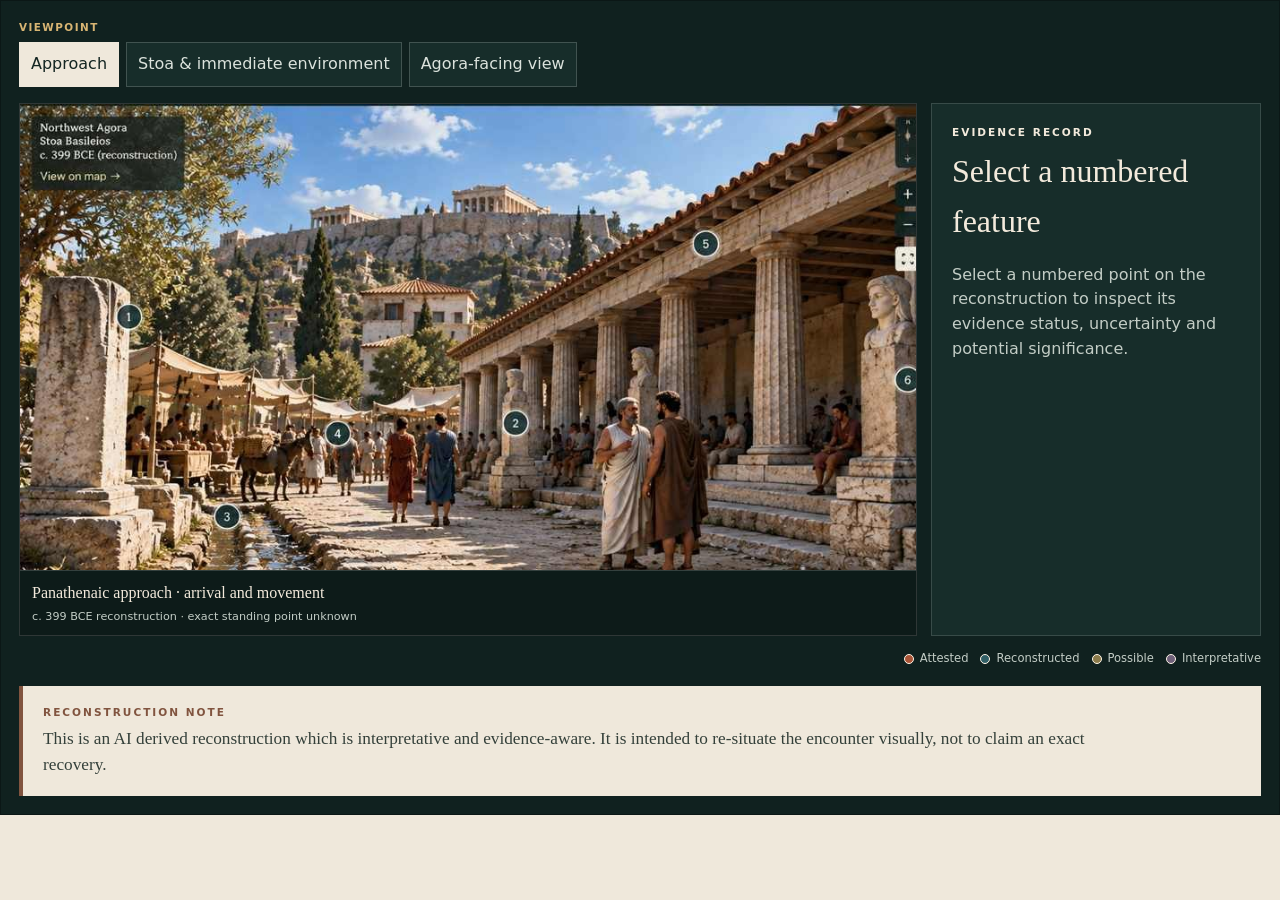
<file: preview-interactive/index.html>
<!doctype html><html lang="en"><head><meta charset="utf-8"><meta name="viewport" content="width=device-width,initial-scale=1"><title>Euthyphro — Encounter Reconstruction</title><link rel="stylesheet" href="../styles.css"><link rel="stylesheet" href="../refinements.css"><link rel="stylesheet" href="interactive.css?v=4"></head><body><main class="ir-page"><section class="ir-shell"><div class="ir-controls"><div><span class="ir-label">Viewpoint</span><div class="ir-tabs" id="viewTabs"><button class="active" data-view="approach">Approach</button><button data-view="panorama">Stoa &amp; immediate environment</button><button data-view="agora">Agora-facing view</button></div></div></div><div class="ir-stage"><div class="ir-scene" id="scene"><div class="ir-image-wrap" id="imageWrap"><img id="sceneImage" src="../preview-v2/images/reconstruction_approach.jpg" alt="Reconstructed approach to the northwest Agora"><div id="evidenceOverlay" class="ir-overlay" aria-label="Interactive evidence layer"></div></div><div class="ir-caption"><strong id="viewName">Panathenaic approach · arrival and movement</strong><span>c. 399 BCE reconstruction · exact standing point unknown</span></div></div><aside class="ir-record" id="record"><div class="eyebrow">Evidence record</div><h2>Select a numbered feature</h2><p>Select a numbered point on the reconstruction to inspect its evidence status, uncertainty and potential significance.</p></aside></div><div class="ir-legend"><span><i class="attested"></i>Attested</span><span><i class="reconstructed"></i>Reconstructed</span><span><i class="possible"></i>Possible</span><span><i class="interpretative"></i>Interpretative</span></div><div class="ir-method-note"><div class="eyebrow">Reconstruction note</div><p>This is an AI derived reconstruction which is interpretative and evidence-aware. It is intended to re-situate the encounter visually, not to claim an exact recovery.</p></div></section></main><script src="interactive.js?v=3"></script></body></html>
</file>
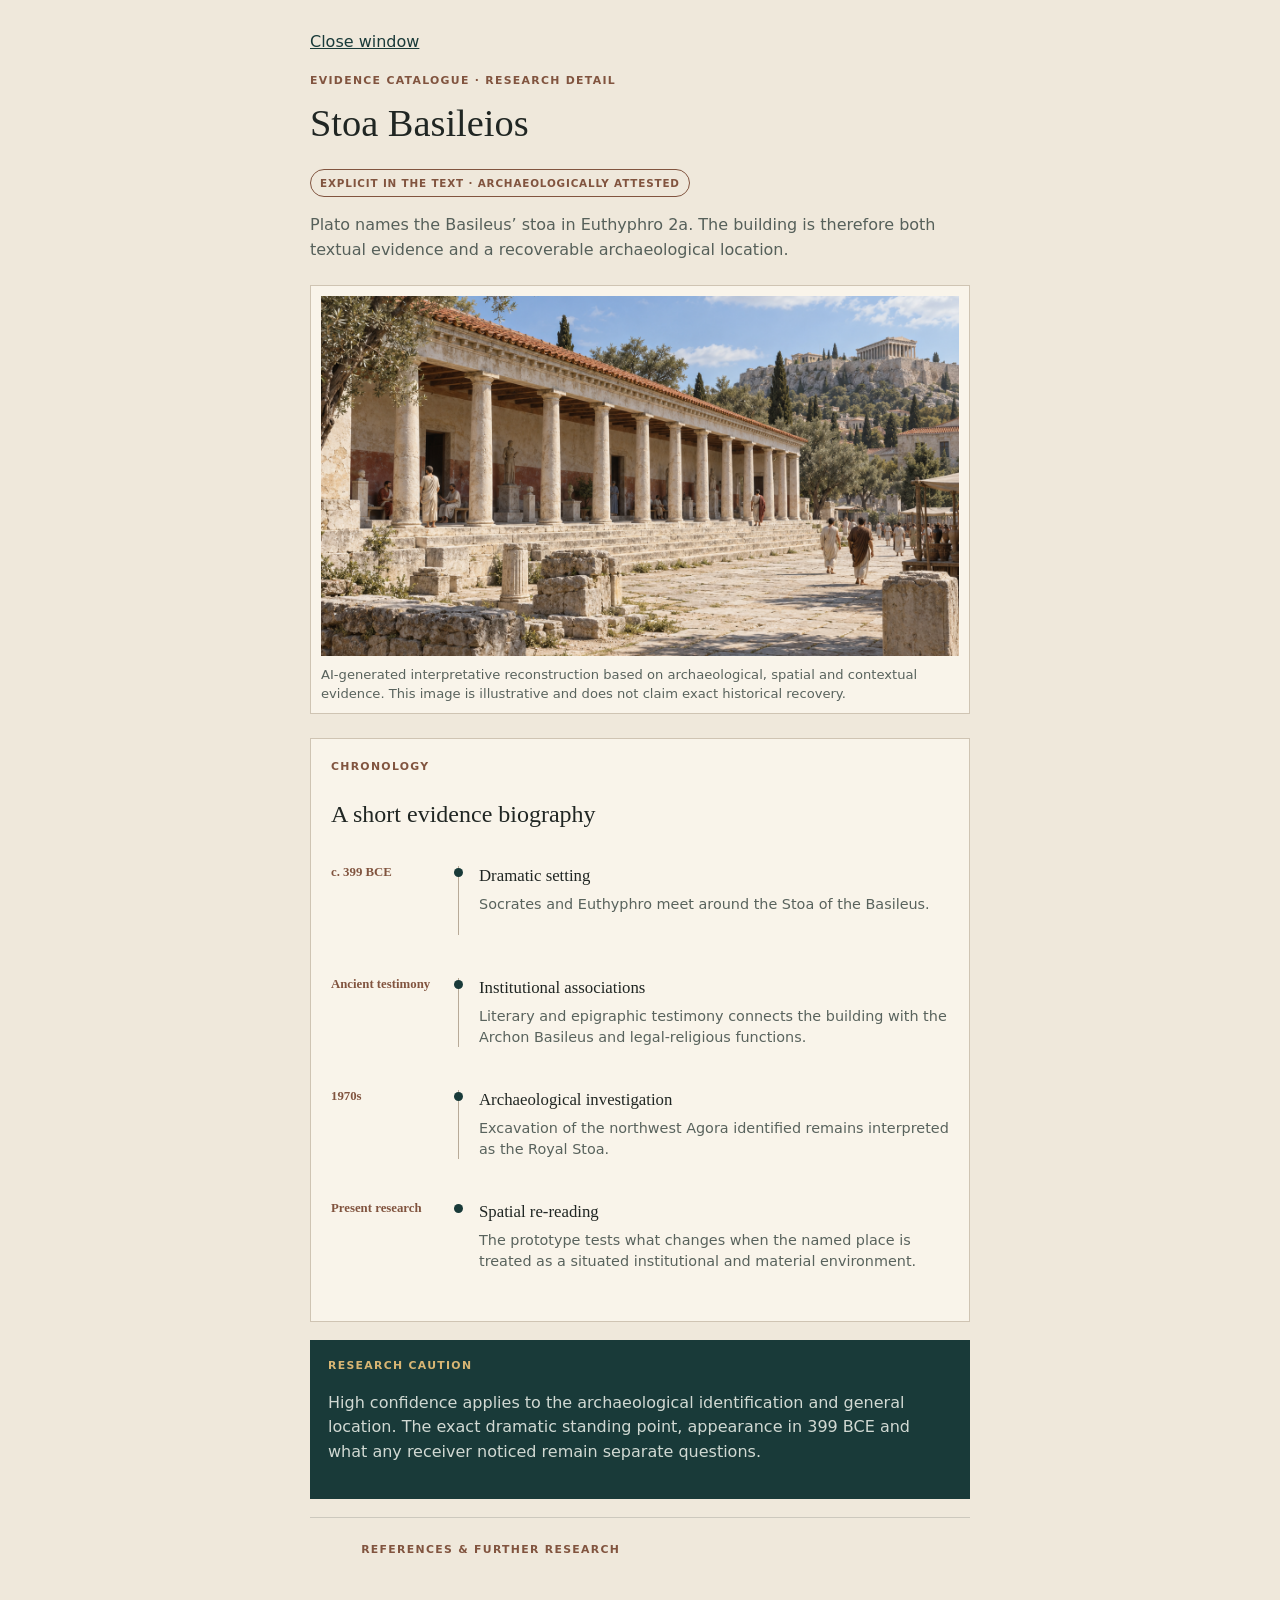
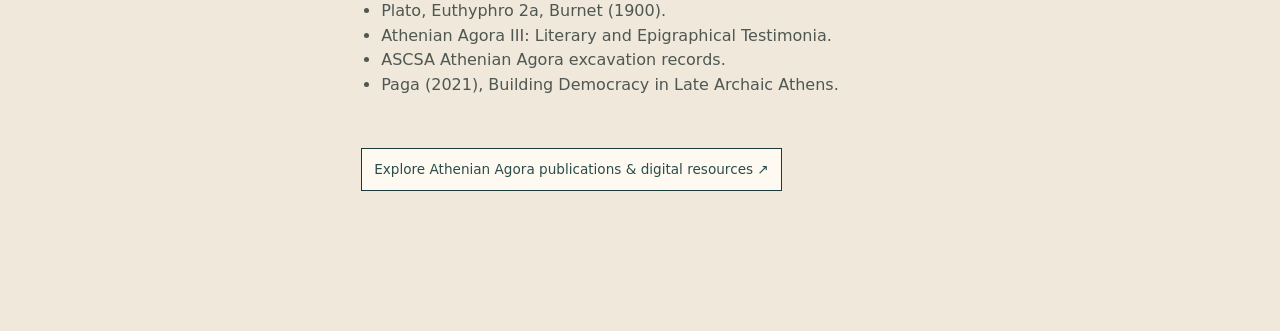
<file: preview-development-notes/evidence-detail.html>
<!DOCTYPE html><html lang="en"><head><meta charset="utf-8"><meta name="viewport" content="width=device-width,initial-scale=1"><title>Euthyphro — Evidence detail</title><link rel="stylesheet" href="../styles.css"><link rel="stylesheet" href="../refinements.css"><style>body{margin:0;background:#efe8db;color:#202623;font-family:Inter,system-ui,sans-serif}.pop{max-width:720px;margin:auto;padding:30px}.eyebrow{font-size:.68rem;text-transform:uppercase;letter-spacing:.12em;color:#81543f;font-weight:800}.pop h1,.pop h2{font-family:Georgia,serif;font-weight:400}.pop h1{font-size:2.4rem;margin:.25rem 0 1rem}.intro{color:#56605a;line-height:1.55}.status{display:inline-block;border:1px solid #81543f;border-radius:999px;padding:5px 9px;color:#81543f;font-size:.65rem;font-weight:800;letter-spacing:.08em;text-transform:uppercase}.evidence-image{margin:22px 0 8px;background:#f9f4ea;border:1px solid #cfc4b3;padding:10px}.evidence-image img{display:block;width:100%;height:auto;max-height:360px;object-fit:cover}.evidence-image figcaption{margin-top:9px;color:#59635d;line-height:1.45;font-size:.82rem}.timeline{margin-top:24px;background:#f9f4ea;border:1px solid #cfc4b3;padding:20px}.time-row{display:grid;grid-template-columns:110px 18px 1fr;gap:10px;align-items:start;padding:10px 0}.year{font-weight:800;color:#81543f;font-size:.8rem}.stem{position:relative;min-height:58px}.stem:before{content:'';position:absolute;left:7px;top:3px;bottom:-14px;border-left:1px solid #b8aa98}.stem:after{content:'';position:absolute;left:3px;top:5px;width:9px;height:9px;border-radius:50%;background:#193a39}.time-row:last-child .stem:before{display:none}.time-copy b{font-family:Georgia,serif;font-weight:400;font-size:1.05rem}.time-copy p{margin:.25rem 0;color:#59635d;line-height:1.45}.detail{margin-top:18px;padding:18px;background:#193a39;color:#efe8db}.detail p{color:#d1d9d3;line-height:1.55}.sources{margin-top:18px}.sources ul{padding-left:20px;line-height:1.55;color:#4f5752}.external{display:inline-block;margin-top:10px;padding:10px 12px;border:1px solid #193a39;color:#193a39;text-decoration:none;background:#fffaf1}.close{display:inline-block;margin-bottom:18px;background:none;border:0;color:#193a39;text-decoration:underline;cursor:pointer;padding:0}</style></head><body><main class="pop"><button class="close" onclick="window.close()">Close window</button><div id="content"></div></main><script>
const D={
stoa:{title:'Stoa Basileios',status:'Explicit in the text · archaeologically attested',image:'images/evidence/stoa-basileios.png',alt:'AI-generated interpretative reconstruction of the Stoa Basileios in the northwest Agora',intro:'Plato names the Basileus’ stoa in Euthyphro 2a. The building is therefore both textual evidence and a recoverable archaeological location.',times:[['c. 399 BCE','Dramatic setting','Socrates and Euthyphro meet around the Stoa of the Basileus.'],['Ancient testimony','Institutional associations','Literary and epigraphic testimony connects the building with the Archon Basileus and legal-religious functions.'],['1970s','Archaeological investigation','Excavation of the northwest Agora identified remains interpreted as the Royal Stoa.'],['Present research','Spatial re-reading','The prototype tests what changes when the named place is treated as a situated institutional and material environment.']],detail:'High confidence applies to the archaeological identification and general location. The exact dramatic standing point, appearance in 399 BCE and what any receiver noticed remain separate questions.',sources:['Plato, Euthyphro 2a, Burnet (1900).','Athenian Agora III: Literary and Epigraphical Testimonia.','ASCSA Athenian Agora excavation records.','Paga (2021), Building Democracy in Late Archaic Athens.']},
herms:{title:'Herm bases and “The Herms”',status:'Contextual evidence · materially attested',image:'images/evidence/herms.png',alt:'AI-generated interpretative reconstruction of herms and herm bases in the northwest Agora context',intro:'Herm bases and ancient testimony support a substantial hermic presence around the northwest Agora. Plato does not enumerate them in the surviving passage.',times:[['5th c. BCE','Material and civic presence','Herms formed part of the visible civic and religious landscape of Athens.'],['415 BCE','Mutilation of the herms','Thucydides records the mutilation and the political anxiety that followed.'],['1970 excavation','Material recovery','Finds around the Royal Stoa include herm bases and related fragments.'],['Present research','Memory association','The prototype tests whether material presence plus remembered civic narrative can alter the contextual horizon of the scene.']],detail:'The archaeology supports presence in the area, but not a complete reconstruction of every herm in 399 BCE. Presence also does not establish that every receiver noticed or associated them with the same narrative.',sources:['Thucydides 6.27–29.','Athenian Agora III: Literary and Epigraphical Testimonia.','ASCSA excavation records for the northwest Agora.','Steinbock (2012), Social Memory in Athenian Public Discourse.']},
zeus:{title:'Stoa of Zeus Eleutherios',status:'Contextual evidence · neighbouring place',image:'images/evidence/zeus-eleutherios.png',alt:'AI-generated interpretative reconstruction of the Stoa of Zeus Eleutherios near the encounter zone',intro:'The Stoa of Zeus Eleutherios stood immediately beside the Royal Stoa and forms part of the recoverable built environment of the encounter.',times:[['Classical period','Neighbouring monument','The Stoa of Zeus Eleutherios occupied the west/northwest Agora beside the Royal Stoa.'],['Ancient testimony','Socratic association','Ancient traditions associate Socrates with conversations in or around this area; each testimony requires individual verification.'],['Euthyphro 5a','Zeus enters the dialogue','Euthyphro invokes Zeus in defending divine precedent concerning fathers and sons.'],['Present research','Proximity as a question','The prototype tests whether the spatial proximity is interpretatively worth considering without treating it as evidence of intention.']],detail:'The proximity is archaeologically strong. Any connection between the neighbouring stoa, Socratic habit and Euthyphro’s invocation of Zeus remains an interpretative proposition to be tested.',sources:['ASCSA Agora plans and monument records.','Athenian Agora III: Literary and Epigraphical Testimonia.','Plato, Euthyphro 5a.','Paga (2021).']},
approach:{title:'Panathenaic approach',status:'Contextual evidence · topographical',image:'images/evidence/panathenaic-approach.png',alt:'AI-generated interpretative reconstruction of the Panathenaic approach into the Agora',intro:'The Royal Stoa marked the northwest entrance to the Agora, close to the Panathenaic route and major converging streets.',times:[['Classical period','Movement into the Agora','The route relationship structured arrival into the northwest civic space.'],['Excavation and planning','Topography recovered','Plans and excavation reports establish the relationship between the Royal Stoa, roads and Agora entrance.'],['Present research','Movement analysis','The prototype asks how approach, orientation and threshold may affect the reading of dramatic placement.']],detail:'The broad route relationship is recoverable. Exact travelled surfaces, traffic and the route taken by a dramatic character in a particular moment are reconstructed.',sources:['ASCSA Athenian Agora plans and excavation reports.','Paga (2021), for movement and access.']},
shrine:{title:'Classical shrine and votive material',status:'Contextual evidence · archaeological',image:'images/evidence/shrine-votive.png',alt:'AI-generated interpretative reconstruction of a small shrine and votive context near the Royal Stoa',intro:'Excavation east of the Royal Stoa recovered a small Classical shrine and substantial votive material, adding a religious dimension not stated in Plato’s opening.',times:[['Classical period','Cult activity','The shrine and offerings belong to the religious landscape of the northwest Agora.'],['Excavation','Material recovery','Archaeological work recovered the shrine context and masses of offerings.'],['Present research','Contextual comparison','The prototype tests whether the density of religious material around the named legal-religious setting forms a meaningful pattern.']],detail:'The excavation context is attested. Exact chronology of individual objects must be checked before asserting presence in 399 BCE, and perceptual salience remains unknown.',sources:['ASCSA Athenian Agora excavation reports and digital records.']},
eridanos:{title:'Eridanos channel',status:'Contextual evidence · reconstructed infrastructure',image:'images/evidence/eridanos-channel.png',alt:'AI-generated interpretative reconstruction of the Eridanos channel in the Agora environment',intro:'The Eridanos was channelled through the Agora in the Classical period and ran beside the northwest approach and Royal Stoa area.',times:[['Classical period','Canalised watercourse','The channel formed part of the physical infrastructure of the Agora.'],['Excavation','Course reconstructed','Archaeological evidence allows the channel’s route to be mapped.'],['Present research','Environmental context','The prototype treats infrastructure as part of the recoverable setting while keeping sensory claims separate.']],detail:'The course can be reconstructed with reasonable confidence. Noise, smell, visibility and individual awareness cannot simply be inferred from presence.',sources:['ASCSA / Hesperia reports on the Eridanos channel and Agora infrastructure.']},
basileus:{title:'King Archon and legal-religious procedure',status:'Contextual evidence · institutional',image:'images/evidence/king-archon.png',alt:'AI-generated interpretative reconstruction of the King Archon legal-religious setting associated with the Royal Stoa',intro:'The office of the Archon Basileus gives the named setting a legal and religious institutional dimension.',times:[['Classical Athens','Office and jurisdiction','The Basileus held responsibilities involving religious law and particular legal procedures.'],['Euthyphro 2a','Textual activation','Euthyphro immediately recognises the significance of Socrates being at the Basileus’ stoa.'],['Present research','Institutional context','The prototype asks what institutional knowledge an individual receiver might not need Plato to explain.']],detail:'Institutional functions are recoverable from testimony. What a particular receiver knew about them remains uncertain.',sources:['Plato, Euthyphro 2a.','Athenian Agora III: Literary and Epigraphical Testimonia.','ASCSA Royal Stoa material.']},
opening:{title:'Situated opening',status:'Interpretative synthesis',image:'images/evidence/situated-opening.png',alt:'AI-generated interpretative reconstruction of the opening encounter context for Euthyphro 2a–5a',intro:'Across 2a–5a, place, prosecution, piety, kinship, divine precedent and institutional setting accumulate before the sustained definitional inquiry begins.',times:[['Euthyphro 2a','Place named','The dialogue opens by making Socrates’ location unusual and explicit.'],['2a–4','Legal and religious context develops','The cases of Socrates and Euthyphro introduce prosecution, religious authority and piety.'],['5a','Divine precedent','Zeus becomes part of Euthyphro’s defence of his action.'],['Present research','Synthesis','The project tests whether recovering situated evidence changes what questions can be asked of the opening.']],detail:'This record is explicitly interpretative. It links evidence categories but does not claim to recover Plato’s intention or a single original reception.',sources:['Plato, Euthyphro 2a–5a, Burnet (1900).','Sarah Burke (2019), MA dissertation, The Open University.','Steinbock (2012).']},
socrates:{title:'Socrates as a culturally loaded figure',status:'Collective-memory research trail',intro:'Socrates did not enter Athenian culture as a blank figure. Different representations and reputational narratives could form part of the background against which an individual encountered him.',times:[['423 BCE','Aristophanes’ Clouds','A comic Socrates appears in public performance decades before the trial.'],['399 BCE','Trial and execution','The historical trial supplies the dramatic horizon for Platonic representations of Socrates.'],['Platonic reception','Apology and other dialogues','Plato’s dramatic corpus contributes further representations of Socrates, but these should not be collapsed into one public image.'],['Present research','Competing memories','The project asks which narratives may have been available to particular individuals, not what any single community collectively believed.']],detail:'The purpose is to map culturally available representations and their chronology, not to infer a uniform collective judgement.',sources:['Aristophanes, Clouds.','Plato, Apology.','Steinbock (2012), for social-memory methodology.']}}
const q=new URLSearchParams(location.search).get('item')||'stoa',d=D[q]||D.stoa;document.title=`Euthyphro — ${d.title}`;const imageBlock=d.image?`<figure class="evidence-image"><img src="${d.image}" alt="${d.alt||''}"><figcaption>AI-generated interpretative reconstruction based on archaeological, spatial and contextual evidence. This image is illustrative and does not claim exact historical recovery.</figcaption></figure>`:'';document.querySelector('#content').innerHTML=`<div class="eyebrow">Evidence catalogue · research detail</div><h1>${d.title}</h1><span class="status">${d.status}</span><p class="intro">${d.intro}</p>${imageBlock}<section class="timeline"><div class="eyebrow">Chronology</div><h2>A short evidence biography</h2>${d.times.map(t=>`<div class="time-row"><div class="year">${t[0]}</div><div class="stem"></div><div class="time-copy"><b>${t[1]}</b><p>${t[2]}</p></div></div>`).join('')}</section><section class="detail"><div class="eyebrow" style="color:#d8b573">Research caution</div><p>${d.detail}</p></section><section class="sources"><div class="eyebrow">References & further research</div><ul>${d.sources.map(s=>`<li>${s}</li>`).join('')}</ul><a class="external" href="https://www.ascsa.edu.gr/excavations/athenian-agora/publications-and-resources" target="_blank" rel="noopener">Explore Athenian Agora publications & digital resources ↗</a></section>`;
</script></body></html>
</file>
<file: styles.css>
:root{
  --ink:#18201f; --deep:#10201e; --deep2:#172c29; --cream:#f3eee2; --paper:#e7dece;
  --clay:#a95537; --ochre:#c69b54; --olive:#69745d; --blue:#466c73; --muted:#6c746f;
  --line:rgba(24,32,31,.16); --lightline:rgba(243,238,226,.16); --max:1380px;
}
*{box-sizing:border-box} html{scroll-behavior:smooth} body{margin:0;background:var(--cream);color:var(--ink);font-family:Inter,ui-sans-serif,system-ui,-apple-system,BlinkMacSystemFont,"Segoe UI",sans-serif;line-height:1.55}
button,a{font:inherit}.serif,h1,h2,h3,.greek{font-family:Georgia,"Times New Roman",serif}.eyebrow{font-size:.66rem;letter-spacing:.19em;text-transform:uppercase;font-weight:800}
.topbar{position:fixed;z-index:40;top:0;left:0;right:0;height:58px;padding:0 clamp(16px,3vw,42px);display:flex;justify-content:space-between;align-items:center;color:#f5f0e7;background:rgba(16,32,30,.84);backdrop-filter:blur(14px);border-bottom:1px solid rgba(255,255,255,.08)}
.brand{display:flex;align-items:baseline;gap:12px}.brand strong{font-family:Georgia,serif;font-size:1.15rem;font-weight:500}.brand span{font-size:.62rem;letter-spacing:.16em;text-transform:uppercase;color:#c8bfae}.topbar nav{display:flex;gap:4px}.topbar button{border:0;background:transparent;color:#cfcabe;padding:8px 9px;cursor:pointer;font-size:.76rem}.topbar button:hover{color:#fff}
.hero{min-height:100vh;background:var(--deep);color:#f8f2e8;display:grid;place-items:end center;position:relative;overflow:hidden}
.hero:before{content:"";position:absolute;inset:0;background:radial-gradient(circle at 70% 28%,rgba(219,174,98,.25),transparent 20%),linear-gradient(to bottom,rgba(26,61,57,.42),rgba(16,32,30,.12) 46%,rgba(16,32,30,.92) 100%)}
.horizon{position:absolute;left:0;right:0;bottom:24%;height:44%;background:linear-gradient(#758479,#af9f81);clip-path:polygon(0 65%,8% 57%,18% 60%,27% 49%,37% 55%,48% 40%,59% 50%,69% 43%,78% 55%,88% 46%,100% 52%,100% 100%,0 100%)}
.stoa{position:absolute;right:4vw;bottom:21vh;width:min(58vw,820px);height:min(35vw,470px);opacity:.95;filter:drop-shadow(0 30px 35px rgba(0,0,0,.38))}.stoa .roof{position:absolute;top:3%;left:0;right:0;height:26%;background:#514033;clip-path:polygon(0 100%,5% 27%,51% 0,95% 27%,100% 100%)}.stoa .ent{position:absolute;top:26%;left:4%;right:4%;height:10%;background:#7f6a50}.stoa .cols{position:absolute;top:36%;left:7%;right:7%;bottom:0;background:repeating-linear-gradient(90deg,#d9c5a0 0 3.1%,transparent 3.1% 8.7%)}.stoa .base{position:absolute;left:5%;right:5%;bottom:0;height:9%;background:#705d47}.hero-inner{position:relative;z-index:3;width:min(var(--max),calc(100% - 36px));margin:0 auto;padding:20vh 0 11vh}.hero-copy{max-width:730px}.hero .eyebrow{color:#dfba78}.hero h1{font-weight:400;font-size:clamp(4rem,10vw,9rem);line-height:.84;letter-spacing:-.055em;margin:.17em 0 .16em}.hero .sub{font-family:Georgia,serif;font-size:clamp(1.25rem,2.4vw,2rem);color:#eadfcf;max-width:650px;margin:0}.hero .thesis{margin-top:22px;color:#c9c9bf;max-width:630px}.hero-cta{display:flex;gap:12px;flex-wrap:wrap;margin-top:30px}.pill{border:1px solid rgba(255,255,255,.35);background:rgba(255,255,255,.03);color:#fff;border-radius:999px;padding:12px 17px;cursor:pointer}.pill.primary{background:#f1e8d8;color:#15211f;border-color:#f1e8d8}.pill:hover{transform:translateY(-1px)}
section{padding:110px clamp(18px,4vw,56px)}.wrap{max-width:var(--max);margin:auto}.section-head{display:grid;grid-template-columns:.72fr 1.28fr;gap:50px;align-items:end;margin-bottom:54px}.section-head h2{font-size:clamp(2.7rem,5.4vw,5.7rem);line-height:.95;letter-spacing:-.045em;font-weight:400;margin:.12em 0}.section-head p{max-width:650px;color:#5e6762}
.reading{background:#f3eee2}.reading-layout{display:grid;grid-template-columns:minmax(0,1.03fr) minmax(350px,.97fr);min-height:680px;border-top:1px solid var(--line);border-bottom:1px solid var(--line)}
.text-pane{padding:42px 50px 46px 0;border-right:1px solid var(--line)}.text-top{display:flex;justify-content:space-between;align-items:center;gap:20px;margin-bottom:28px}.steph{display:flex;gap:5px;flex-wrap:wrap}.steph button{border:0;border-bottom:1px solid transparent;background:transparent;padding:7px 8px;color:#737a75;cursor:pointer}.steph button.active{color:var(--clay);border-color:var(--clay)}.edition{font-size:.7rem;color:#72756f;text-align:right}.greek{font-size:clamp(1.45rem,2.5vw,2.15rem);line-height:1.7;margin:35px 0 24px}.translation-note{font-size:.78rem;color:#858980;border-left:2px solid #cbb992;padding-left:12px}.reading-note{margin-top:42px;padding-top:25px;border-top:1px solid var(--line)}.reading-note .eyebrow{color:var(--clay)}.reading-note h3{font-size:1.7rem;font-weight:400;margin:.35em 0}.reading-note p{color:#565e59;max-width:730px}
.context-pane{position:relative;background:#d8cbae;overflow:hidden;min-height:680px}.context-pane:before{content:"";position:absolute;inset:0;background-image:linear-gradient(rgba(32,42,39,.07) 1px,transparent 1px),linear-gradient(90deg,rgba(32,42,39,.07) 1px,transparent 1px);background-size:52px 52px}.map-title{position:absolute;z-index:3;top:24px;left:26px}.map-title .eyebrow{color:#70462f}.map-title strong{display:block;font-family:Georgia,serif;font-size:1.4rem;font-weight:400;margin-top:4px}.road{position:absolute;left:-20%;top:57%;width:145%;height:95px;background:rgba(151,114,67,.23);transform:rotate(-26deg);border-top:1px solid rgba(93,70,44,.17);border-bottom:1px solid rgba(93,70,44,.17)}
.building{position:absolute;border:1px solid rgba(66,55,42,.28);background:rgba(111,103,78,.22);transition:.3s}.building.stoa-b{left:12%;top:22%;width:47%;height:25%;background:#a95a3d;box-shadow:0 20px 30px rgba(65,42,29,.13)}.building.stoa-b:after{content:"";position:absolute;left:6%;right:6%;bottom:9%;height:34%;background:repeating-linear-gradient(90deg,#e5d3b3 0 6%,transparent 6% 11%)}.building.zeus{right:9%;top:20%;width:25%;height:16%}.building.other{right:15%;bottom:16%;width:29%;height:17%}.map-label{position:absolute;z-index:2;font-size:.61rem;letter-spacing:.12em;text-transform:uppercase;color:#554f43}.lab-stoa{left:15%;top:18%;color:#6d3727;font-weight:800}.lab-zeus{right:12%;top:16%}.lab-other{right:18%;bottom:12%}.route-dot{position:absolute;width:12px;height:12px;border-radius:50%;background:#173c3f;box-shadow:0 0 0 7px rgba(255,255,255,.25)}.d1{left:46%;top:53%}.d2{left:51%;top:51%;background:#a95537}.pulse{position:absolute;left:48.7%;top:52%;width:110px;height:110px;border:1px solid rgba(169,85,55,.65);border-radius:50%;transform:translate(-50%,-50%);animation:pulse 3.2s infinite}@keyframes pulse{0%{scale:.35;opacity:.9}100%{scale:1.45;opacity:0}}
.layer-bar{position:absolute;left:24px;right:24px;bottom:22px;z-index:4;display:flex;gap:7px;flex-wrap:wrap}.layer-bar button{border:1px solid rgba(42,47,41,.18);background:rgba(248,243,233,.88);backdrop-filter:blur(9px);border-radius:999px;padding:8px 10px;font-size:.68rem;color:#4a4f49;cursor:pointer}.layer-bar button.active{background:#173c3f;color:#fff;border-color:#173c3f}.overlay{position:absolute;inset:0;pointer-events:none;opacity:0;transition:.3s}.context-pane[data-layer="movement"] .movement-ol,.context-pane[data-layer="archaeology"] .arch-ol,.context-pane[data-layer="memory"] .memory-ol,.context-pane[data-layer="institutions"] .inst-ol{opacity:1}.movement-ol:before{content:"Movement / approach";position:absolute;left:35%;top:58%;width:45%;border-top:3px dashed rgba(23,60,63,.68);transform:rotate(-25deg);padding-top:9px;font-size:.65rem;color:#173c3f}.arch-ol:before{content:"Excavated footprint";position:absolute;left:10%;top:20%;width:51%;height:29%;border:2px dashed #faf7ef;box-shadow:0 0 0 999px rgba(67,54,43,.14)}.memory-ol{background:radial-gradient(circle at 35% 36%,rgba(169,85,55,.28),transparent 18%),radial-gradient(circle at 61% 37%,rgba(198,155,84,.20),transparent 22%),radial-gradient(circle at 51% 55%,rgba(70,108,115,.18),transparent 21%)}.inst-ol:before{content:"religious office · legal process · civic authority";position:absolute;left:10%;top:49%;max-width:360px;background:rgba(16,32,30,.92);color:#f1eadf;padding:13px 15px;font-size:.72rem;letter-spacing:.06em}
.recover{background:var(--deep);color:#f5efe5}.recover .section-head p{color:#bcc3bd}.recover .eyebrow{color:#d7ae69}.recovery-shell{display:grid;grid-template-columns:320px 1fr;gap:36px}.recovery-nav{border-top:1px solid var(--lightline)}.recovery-nav button{width:100%;display:grid;grid-template-columns:38px 1fr auto;gap:12px;text-align:left;align-items:center;border:0;border-bottom:1px solid var(--lightline);background:transparent;color:#bfc6bf;padding:19px 0;cursor:pointer}.recovery-nav button strong{font-family:Georgia,serif;font-size:1.05rem;font-weight:400}.recovery-nav button span{font-size:.65rem;color:#7f8a83}.recovery-nav button.active{color:#fff}.recovery-nav button.active span{color:#d7ae69}.recovery-stage{min-height:550px;border:1px solid var(--lightline);position:relative;overflow:hidden;background:linear-gradient(145deg,#1d3430,#10201e)}.recovery-stage:after{content:"ΕΥΘΥΦΡΩΝ";position:absolute;right:-30px;bottom:-70px;font-family:Georgia,serif;font-size:10rem;color:rgba(255,255,255,.025)}.recovery-content{position:relative;z-index:2;padding:54px;max-width:850px}.recovery-content .tag{display:inline-block;border:1px solid currentColor;border-radius:999px;padding:5px 8px;font-size:.61rem;letter-spacing:.14em;text-transform:uppercase;color:#dfa96a}.recovery-content h3{font-size:clamp(2.3rem,4.5vw,4.6rem);font-weight:400;line-height:.99;margin:.33em 0}.recovery-content p{font-size:1.05rem;color:#c4cbc5;max-width:720px}.what-changes{margin-top:35px;padding-top:24px;border-top:1px solid var(--lightline);display:grid;grid-template-columns:145px 1fr;gap:20px}.what-changes b{font-size:.65rem;letter-spacing:.13em;text-transform:uppercase;color:#d7ae69}.what-changes div{font-family:Georgia,serif;font-size:1.18rem;color:#f2eadf}
.archaeology{background:var(--paper)}.arch-grid{display:grid;grid-template-columns:1.05fr .95fr;gap:0;border:1px solid var(--line);min-height:570px}.timeline{padding:44px}.timeline h3{font-size:2.1rem;font-weight:400;margin:.2em 0 28px}.time-row{display:grid;grid-template-columns:90px 18px 1fr;gap:14px;min-height:112px}.year{font-family:Georgia,serif;font-size:1.1rem}.stem{position:relative}.stem:before{content:"";position:absolute;left:8px;top:7px;bottom:-15px;border-left:1px solid rgba(24,32,31,.25)}.stem:after{content:"";position:absolute;left:4px;top:7px;width:9px;height:9px;border-radius:50%;background:var(--clay)}.time-row:last-child .stem:before{display:none}.time-copy b{display:block;margin-bottom:5px}.time-copy p{margin:0;color:#606762;font-size:.9rem}.arch-card{background:#17312e;color:#f4eee4;padding:44px;display:flex;flex-direction:column}.arch-card .eyebrow{color:#d7ae69}.arch-card h3{font-size:2.4rem;font-weight:400;margin:.25em 0}.arch-card p{color:#c3cbc5}.certainty{margin-top:24px;display:grid;gap:10px}.certainty div{display:flex;align-items:center;justify-content:space-between;gap:18px;padding:11px 0;border-top:1px solid var(--lightline);font-size:.78rem}.certainty span:last-child{color:#e1bd7c}.arch-card a{color:#f4eee4;margin-top:auto;text-decoration:none;border-bottom:1px solid rgba(255,255,255,.3);padding-bottom:5px;width:max-content}
.receiver{background:#f7f3ea}.receiver-journey{display:grid;grid-template-columns:repeat(5,1fr);border-top:1px solid var(--line);border-bottom:1px solid var(--line)}.step{padding:30px 25px;min-height:300px;border-right:1px solid var(--line)}.step:last-child{border-right:0}.step .n{font-family:Georgia,serif;font-size:2.8rem;color:rgba(24,32,31,.16)}.step h3{font-size:1.45rem;font-weight:400;margin:.45em 0}.step p{font-size:.88rem;color:#626963}.re-read{margin-top:54px;background:#1a302d;color:#f5eee3;padding:46px;display:grid;grid-template-columns:.72fr 1.28fr;gap:35px}.re-read h3{font-size:clamp(2rem,4vw,4rem);font-weight:400;line-height:1;margin:.1em 0}.re-read p{color:#c3cbc5;max-width:700px}.re-read button{align-self:end;justify-self:start;background:#f1e7d6;color:#17302d;border:0;border-radius:999px;padding:12px 16px;cursor:pointer}
.provenance{background:#d8ccbb}.prov-grid{display:grid;grid-template-columns:repeat(3,1fr);gap:20px}.prov-card{padding:28px;background:rgba(255,255,255,.45);border-top:3px solid #56665e}.prov-card:nth-child(2){border-color:#b57d4b}.prov-card:nth-child(3){border-color:#9f5039}.prov-card .status{font-size:.62rem;letter-spacing:.14em;text-transform:uppercase;font-weight:800}.prov-card h3{font-size:1.55rem;font-weight:400;margin:.45em 0}.prov-card p{font-size:.9rem;color:#5d625d}.sources{margin-top:42px;border-top:1px solid var(--line);padding-top:24px;display:flex;gap:24px;flex-wrap:wrap}.sources a{color:#2a4d4a;text-underline-offset:3px;font-size:.85rem}
.references{background:#f4efe5}.reference-intro{display:grid;grid-template-columns:1fr 1fr;gap:28px;margin-bottom:46px}.origin-card{background:var(--deep);color:#f5efe5;padding:36px;border-radius:2px}.origin-card .eyebrow{color:#d7ae69}.origin-card h3{font-size:2rem;font-weight:400;margin:.35em 0}.origin-card p{color:#c6cec8}.ref-note{padding:34px;border:1px solid var(--line)}.ref-note h3{font-size:1.55rem;font-weight:400;margin:.2em 0}.ref-note p{color:#5d655f}.ref-groups{display:grid;grid-template-columns:repeat(2,1fr);gap:22px}.ref-group{border-top:2px solid #866d4e;padding:25px 0}.ref-group h3{font-size:1.6rem;font-weight:400;margin:0 0 18px}.ref-item{padding:17px 0;border-top:1px solid var(--line)}.ref-item:first-of-type{border-top:0}.ref-item p{margin:0;color:#4f5752;font-size:.9rem}.ref-item a{display:inline-block;margin-top:7px;color:#2a4d4a;text-underline-offset:3px;font-size:.78rem}.ref-role{display:inline-block;margin-bottom:7px;font-size:.59rem;letter-spacing:.13em;text-transform:uppercase;font-weight:800;color:#9a573e}@media(max-width:950px){.reference-intro,.ref-groups{grid-template-columns:1fr}}
footer{background:#0f1d1c;color:#98a39c;padding:32px clamp(18px,4vw,56px);display:flex;justify-content:space-between;gap:20px;font-size:.72rem}
@media(max-width:950px){.section-head,.reading-layout,.arch-grid,.re-read{grid-template-columns:1fr}.text-pane{border-right:0;border-bottom:1px solid var(--line);padding-right:0}.recovery-shell{grid-template-columns:1fr}.recovery-nav{display:grid;grid-template-columns:repeat(2,1fr)}.recovery-nav button{padding-right:12px}.receiver-journey{grid-template-columns:1fr 1fr}.step{border-bottom:1px solid var(--line)}.prov-grid{grid-template-columns:1fr}.stoa{width:82vw;right:-15vw}.topbar nav{display:none}}@media(max-width:620px){section{padding:85px 18px}.hero h1{font-size:4rem}.receiver-journey{grid-template-columns:1fr}.recovery-nav{grid-template-columns:1fr}.recovery-content,.timeline,.arch-card{padding:30px}.text-pane{padding-top:30px}.context-pane{min-height:520px}.what-changes{grid-template-columns:1fr}.footer{flex-direction:column}}
.uncertainty-grid{display:grid;grid-template-columns:1fr 1fr;gap:1.2rem;margin-top:2rem}.uncertainty-card{padding:1.6rem;border:1px solid rgba(255,255,255,.14);border-radius:22px;background:rgba(255,255,255,.035)}.uncertainty-card h3{margin:.2rem 0 1rem;font-family:Georgia,serif;font-size:1.45rem}.uncertainty-card ul{margin:0;padding-left:1.2rem;line-height:1.65}.uncertainty-card li{margin:.55rem 0}.uncertainty-scale{display:grid;grid-template-columns:repeat(3,1fr);gap:.7rem;margin-top:1.5rem}.uncertainty-chip{padding:.85rem;border-radius:16px;border:1px solid rgba(255,255,255,.12);font-size:.86rem}.uncertainty-chip strong{display:block;text-transform:uppercase;letter-spacing:.08em;font-size:.7rem;margin-bottom:.3rem}.method-line{margin:2rem 0 0;padding:1.4rem 1.5rem;border-left:3px solid #d9b66f;background:rgba(217,182,111,.07);font-family:Georgia,serif;font-size:1.2rem;line-height:1.55}.credit-strip{margin-top:2rem;padding-top:1.2rem;border-top:1px solid rgba(255,255,255,.12);display:flex;flex-wrap:wrap;gap:.65rem 1.4rem;font-size:.85rem;opacity:.84}.credit-strip strong{color:#f0d49a}@media(max-width:760px){.uncertainty-grid,.uncertainty-scale{grid-template-columns:1fr}}
.tab-panel{display:none}.tab-panel.active{display:block}.topbar button.active{color:#fff;border-bottom:1px solid #d7ae69}.hero.tab-panel.active{display:grid}.app-tab-kicker{position:fixed;right:14px;bottom:14px;z-index:45;padding:5px 8px;border-radius:999px;background:rgba(16,32,30,.72);backdrop-filter:blur(8px);color:#d5cec0;font-size:.58rem;letter-spacing:.12em;text-transform:uppercase;border:1px solid rgba(255,255,255,.1)}@media(max-width:1080px){.topbar{height:auto;min-height:58px;padding-top:8px;padding-bottom:8px;align-items:flex-start}.topbar nav{flex-wrap:wrap;justify-content:flex-end}.hero-inner{padding-top:24vh}}@media(max-width:760px){.topbar{position:sticky;flex-direction:column}.topbar nav{justify-content:flex-start}.hero-inner{padding-top:12vh}.app-tab-kicker{display:none}}
</file>
<file: refinements.css>
/* V6.1 QC refinements: preserve V5 visual language while fixing interaction/layout regressions. */
.credit-strip{color:#4f5752}
.credit-strip strong{color:#70462f}
.reading-layout{align-items:start}
.context-pane{height:680px;min-height:680px;align-self:start}
@media(max-width:950px){.context-pane{height:520px;min-height:520px}}
</file>
<file: preview-interactive/interactive.css>
body{margin:0;background:#efe8db;color:#202623;font-family:Inter,system-ui,sans-serif}.ir-page{max-width:1500px;margin:0 auto;padding:0}.ir-shell{background:#10211f;color:#f3eadc;border:1px solid #0b1716;padding:18px}.ir-controls{display:block;padding-bottom:16px}.ir-label{display:block;font-size:.65rem;text-transform:uppercase;letter-spacing:.14em;color:#d8b573;font-weight:800;margin-bottom:7px}.ir-tabs{display:flex;gap:7px;flex-wrap:wrap}.ir-tabs button{border:1px solid rgba(255,255,255,.18);background:#172d2a;color:#dbe2dc;padding:9px 11px;cursor:pointer}.ir-tabs button.active{background:#efe8db;color:#132522;border-color:#efe8db}.ir-stage{display:grid;grid-template-columns:minmax(0,1fr) 330px;gap:14px}.ir-scene{position:relative;background:#07110f;min-width:0;border:1px solid rgba(255,255,255,.16);overflow:hidden}.ir-image-wrap{position:relative;width:100%;line-height:0}.ir-image-wrap img{display:block;width:100%;height:auto;max-height:720px;object-fit:contain}.ir-overlay{position:absolute;inset:0;pointer-events:none}.ir-hotspot{position:absolute;transform:translate(-50%,-50%);width:48px;height:48px;border-radius:50%;border:2px solid transparent;background:transparent;padding:0;pointer-events:auto;cursor:pointer}.ir-hotspot:hover,.ir-hotspot:focus,.ir-hotspot.selected{outline:none;background:rgba(255,246,232,.08);box-shadow:0 0 0 4px rgba(255,246,232,.82)}.ir-hotspot.attested:hover,.ir-hotspot.attested:focus,.ir-hotspot.attested.selected{box-shadow:0 0 0 4px #a95437}.ir-hotspot.reconstructed:hover,.ir-hotspot.reconstructed:focus,.ir-hotspot.reconstructed.selected{box-shadow:0 0 0 4px #315f66}.ir-hotspot.possible:hover,.ir-hotspot.possible:focus,.ir-hotspot.possible.selected{box-shadow:0 0 0 4px #8b7b4b}.ir-hotspot.interpretative:hover,.ir-hotspot.interpretative:focus,.ir-hotspot.interpretative.selected{box-shadow:0 0 0 4px #6f6079}.sr-only{position:absolute;width:1px;height:1px;padding:0;margin:-1px;overflow:hidden;clip:rect(0,0,0,0);white-space:nowrap;border:0}.ir-caption{background:#0d1b19;padding:10px 12px;border-top:1px solid rgba(255,255,255,.16);display:flex;flex-direction:column;gap:2px}.ir-caption strong{font-family:Georgia,serif;font-weight:400}.ir-caption span{font-size:.7rem;color:#c3cdc6}.ir-record{background:#172d2a;border:1px solid rgba(255,255,255,.14);padding:20px;min-height:300px}.ir-record h2{font-family:Georgia,serif;font-weight:400;font-size:2rem;margin:.45rem 0}.ir-record p{color:#c3cdc6;line-height:1.55}.ir-meta{display:grid;gap:10px;margin-top:18px}.ir-meta div{border-top:1px solid rgba(255,255,255,.12);padding-top:9px}.ir-meta span{display:block;font-size:.62rem;text-transform:uppercase;letter-spacing:.11em;color:#d8b573;margin-bottom:3px}.ir-meta strong{font-weight:500;color:#f3eadc}.ir-legend{display:flex;justify-content:flex-end;gap:12px;flex-wrap:wrap;font-size:.72rem;color:#c3cdc6;margin-top:14px}.ir-legend span{display:flex;align-items:center;gap:6px}.ir-legend i{width:10px;height:10px;border-radius:50%;display:inline-block;border:1px solid #fff6e8}.ir-legend .attested{background:#a95437}.ir-legend .reconstructed{background:#315f66}.ir-legend .possible{background:#8b7b4b}.ir-legend .interpretative{background:#6f6079}.ir-method-note{margin-top:18px;background:#efe8db;color:#202623;border-left:4px solid #81543f;padding:18px 20px}.ir-method-note .eyebrow{color:#81543f}.ir-method-note p{margin:.35rem 0 0;max-width:1100px;font-family:Georgia,serif;font-size:1.08rem;line-height:1.5;color:#34403a}@media(max-width:1000px){.ir-stage{grid-template-columns:1fr}.ir-record{min-height:0}}@media(max-width:640px){.ir-shell{padding:10px}.ir-hotspot{width:42px;height:42px}.ir-legend{justify-content:flex-start}.ir-method-note{padding:16px}}
</file>
